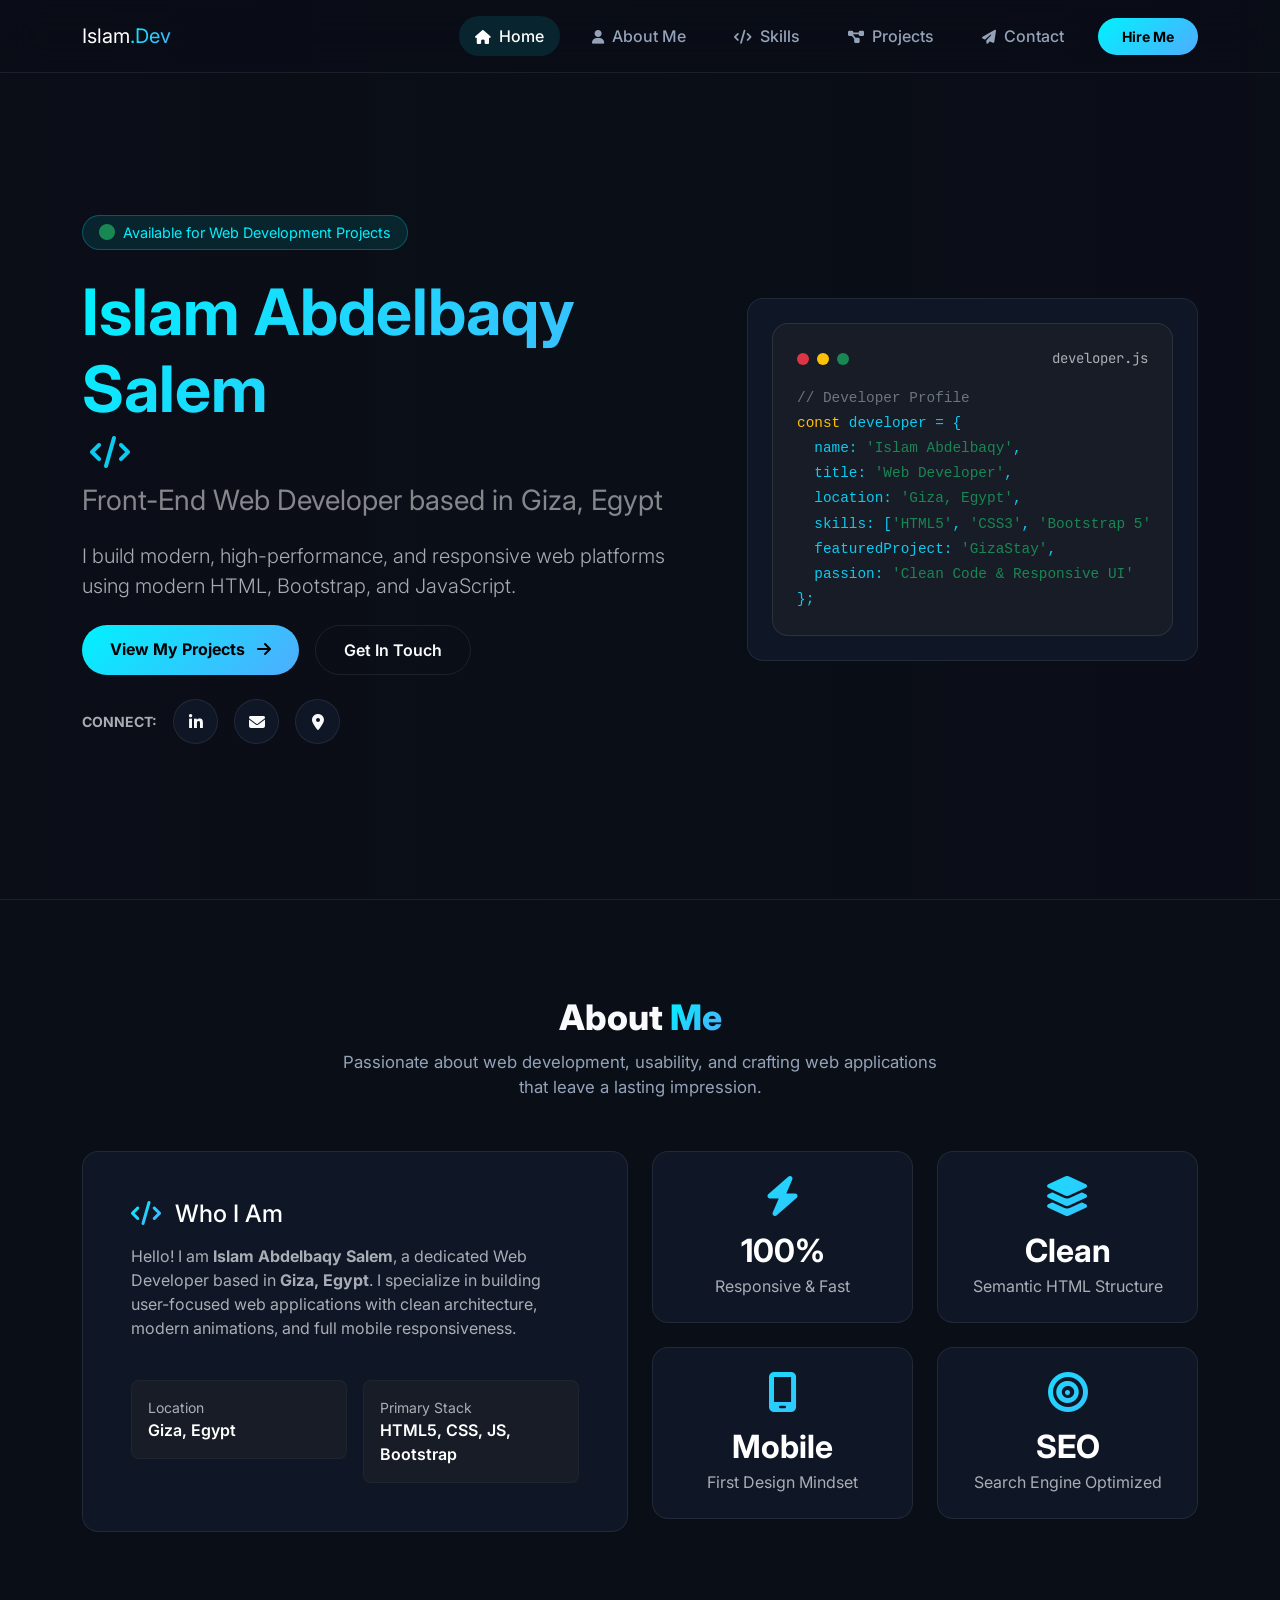
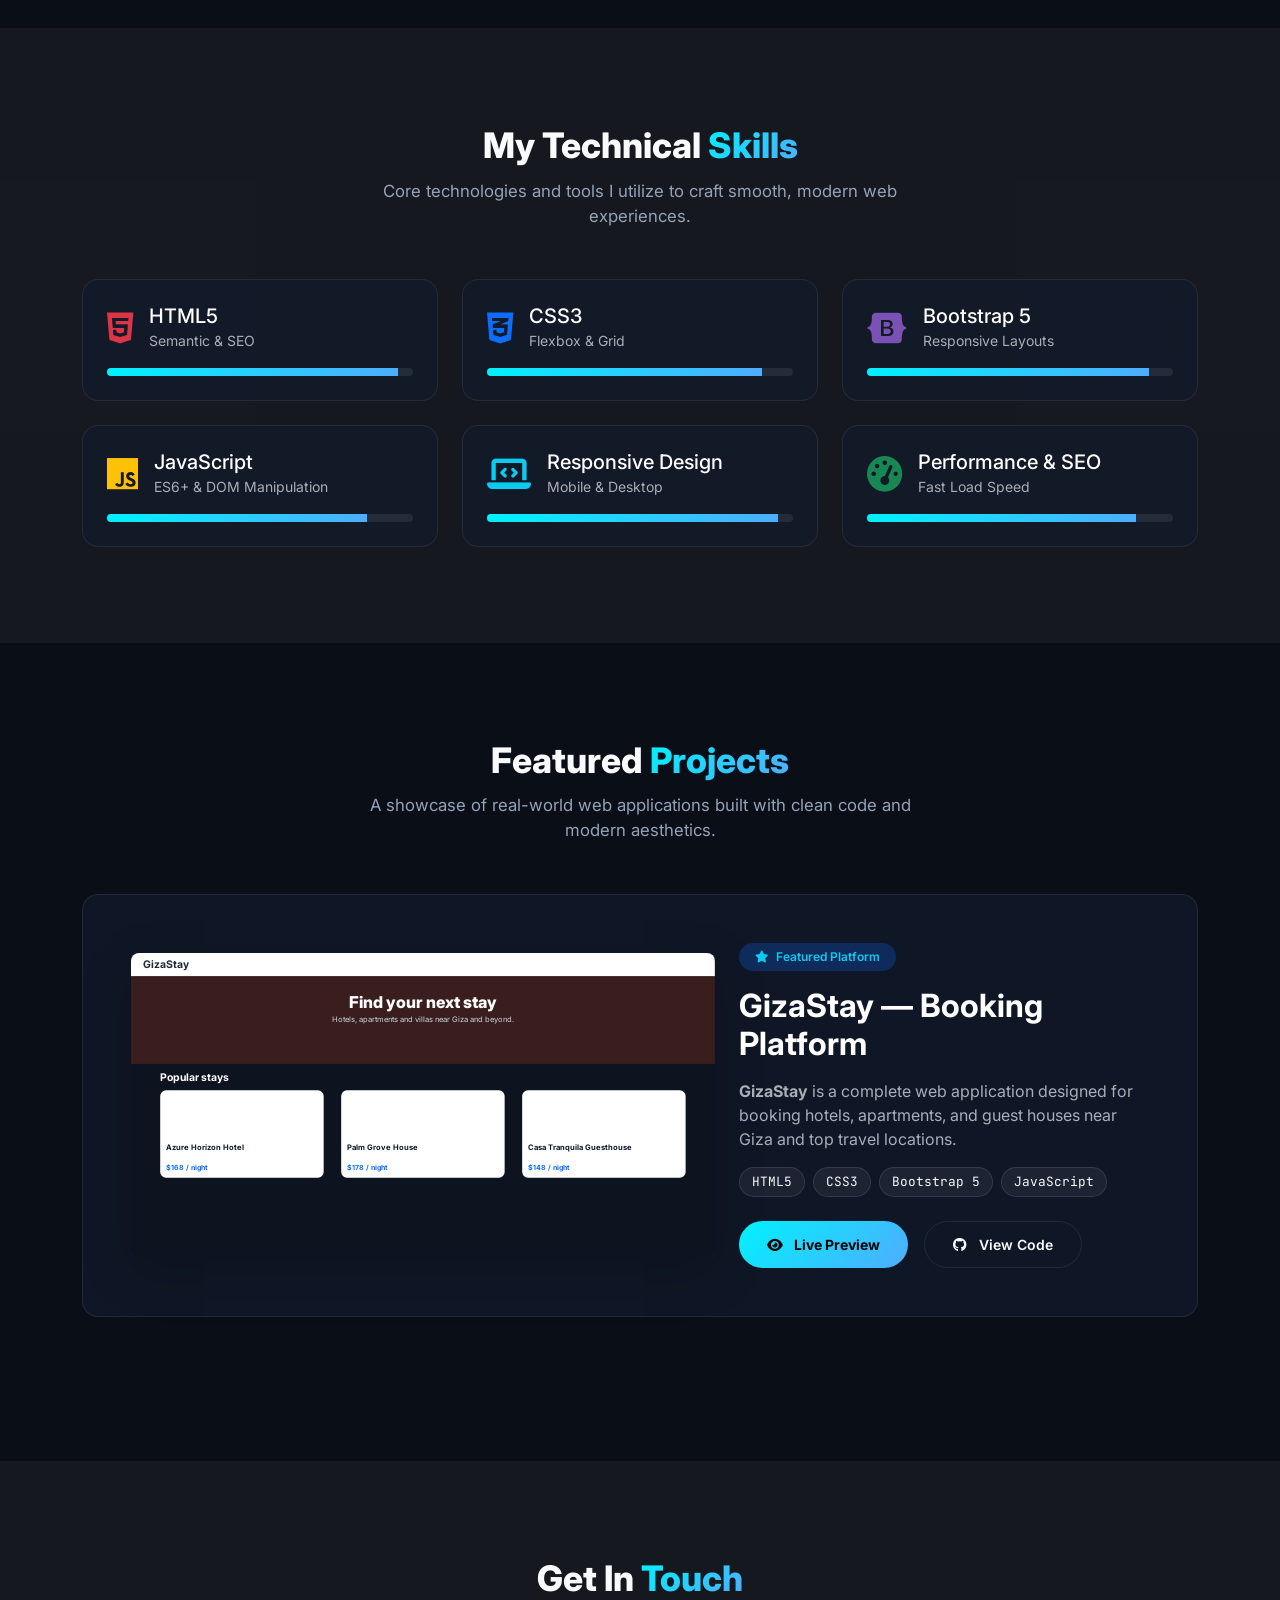
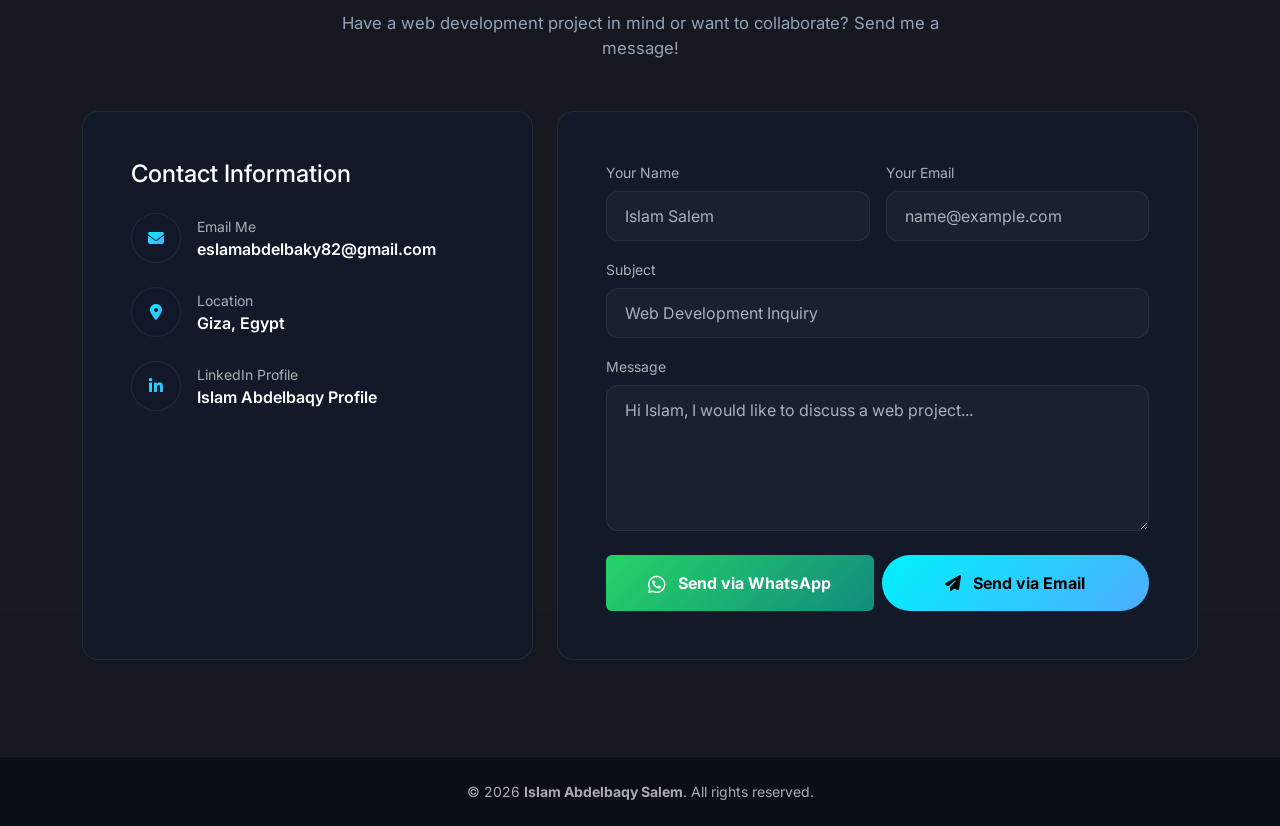
<file: index.html>
<!DOCTYPE html>
<html lang="en" data-bs-theme="dark">
<head>
    <meta charset="UTF-8">
    <meta name="viewport" content="width=device-width, initial-scale=1.0">
    <!-- SEO Meta Tags -->
    <title>Islam Abdelbaqy Salem | Web Developer Portfolio</title>
    <meta name="title" content="Islam Abdelbaqy Salem | Web Developer Portfolio">
    <meta name="description" content="Portfolio of Islam Abdelbaqy Salem, a Web Developer based in Giza, Egypt. Specializing in HTML5, CSS3, Bootstrap 5, and JavaScript to build high-performance websites.">
    <meta name="keywords" content="Islam Abdelbaqy Salem, Web Developer, Front-End Developer, Giza, HTML5, CSS3, Bootstrap 5, JavaScript, GizaStay, Egypt Developer">
    <meta name="author" content="Islam Abdelbaqy Salem">
    <meta name="robots" content="index, follow">

    <!-- Fonts -->
    <link rel="preconnect" href="https://fonts.googleapis.com">
    <link rel="preconnect" href="https://fonts.gstatic.com" crossorigin>
    <link href="https://fonts.googleapis.com/css2?family=Inter:wght@300;400;500;600;700;800&family=JetBrains+Mono:wght@400;500;700&display=swap" rel="stylesheet">

    <!-- Bootstrap 5 CSS -->
    <link href="https://cdn.jsdelivr.net/npm/bootstrap@5.3.3/dist/css/bootstrap.min.css" rel="stylesheet" integrity="sha384-QWTKZyjpPEjISv5WaRU9OFeRpok6YctnYmDr5pNlyT2bRjXh0JMhjY6hW+ALEwIH" crossorigin="anonymous">

    <!-- Font Awesome -->
    <link rel="stylesheet" href="https://cdnjs.cloudflare.com/ajax/libs/font-awesome/6.5.1/css/all.min.css" integrity="sha512-DTOQO9RWCH3ppGqcWaEA1BIZOC6xxalwEsw9c2QQeAIftl+Vegovlnee1c9QX4TctnWMn13TZye+giMm8e2LwA==" crossorigin="anonymous" referrerpolicy="no-referrer" />

    <!-- External Custom CSS -->
    <link rel="stylesheet" href="style.css">
</head>
<body>

    <!-- Header / Navbar -->
    <header>
        <nav class="navbar navbar-expand-lg fixed-top py-3">
            <div class="container">
                <a class="navbar-brand text-white d-flex align-items-center gap-2" href="#home">
                    <span>Islam<span class="text-gradient">.Dev</span></span>
                </a>
                
                <!-- Mobile Toggle Button -->
                <button class="navbar-toggler border-0 shadow-none p-2" type="button" data-bs-toggle="collapse" data-bs-target="#navbarNav" aria-controls="navbarNav" aria-expanded="false" aria-label="Toggle navigation">
                    <i class="fa-solid fa-bars text-white fs-3"></i>
                </button>

                <!-- Navigation Links -->
                <div class="collapse navbar-collapse mt-3 mt-lg-0" id="navbarNav">
                    <ul class="navbar-nav ms-auto align-items-lg-center gap-1">
                        <li class="nav-item">
                            <a class="nav-link active" href="#home"><i class="fa-solid fa-house me-1 small"></i> Home</a>
                        </li>
                        <li class="nav-item">
                            <a class="nav-link" href="#about"><i class="fa-solid fa-user me-1 small"></i> About Me</a>
                        </li>
                        <li class="nav-item">
                            <a class="nav-link" href="#skills"><i class="fa-solid fa-code me-1 small"></i> Skills</a>
                        </li>
                        <li class="nav-item">
                            <a class="nav-link" href="#projects"><i class="fa-solid fa-diagram-project me-1 small"></i> Projects</a>
                        </li>
                        <li class="nav-item">
                            <a class="nav-link" href="#contact"><i class="fa-solid fa-paper-plane me-1 small"></i> Contact</a>
                        </li>
                        <li class="nav-item ms-lg-2 mt-3 mt-lg-0">
                            <a href="#contact" class="btn btn-gradient btn-sm px-4 py-2 w-100 w-lg-auto text-center">Hire Me</a>
                        </li>
                    </ul>
                </div>
            </div>
        </nav>
    </header>

    <main>
        <!-- Home Section -->
        <section id="home" class="hero-section">
            <div class="container">
                <div class="row align-items-center gy-5">
                    <div class="col-lg-7">
                        <div class="hero-badge">
                            <i class="fa-solid fa-circle text-success fs-6"></i> Available for Web Development Projects
                        </div>
                        <h1 class="display-3 fw-bold mb-3 d-flex align-items-center flex-wrap gap-2">
                            <span class="text-gradient">Islam Abdelbaqy Salem</span>
                            <i class="fa-solid fa-code text-info fs-2 ms-2" title="Developer"></i>
                        </h1>
                        <h2 class="h3 text-white-50 mb-4 fw-normal">
                            Front-End Web Developer based in Giza, Egypt
                        </h2>
                        <p class="lead text-muted mb-4 pe-lg-5">
                            I build modern, high-performance, and responsive web platforms using modern HTML, Bootstrap, and JavaScript.
                        </p>
                        
                        <div class="d-flex flex-wrap gap-3 mb-4">
                            <a href="#projects" class="btn btn-gradient">
                                View My Projects <i class="fa-solid fa-arrow-right ms-2"></i>
                            </a>
                            <a href="#contact" class="btn btn-outline-custom">
                                Get In Touch
                            </a>
                        </div>

                        <div class="d-flex align-items-center gap-3">
                            <span class="text-muted small fw-bold text-uppercase">Connect:</span>
                            <a href="https://www.linkedin.com/in/eslam-abdelbaqy-a24535267" target="_blank" rel="noopener" class="social-btn" aria-label="LinkedIn Profile">
                                <i class="fa-brands fa-linkedin-in"></i>
                            </a>
                            <a href="mailto:eslamabdelbaky82@gmail.com" class="social-btn" aria-label="Send Email">
                                <i class="fa-solid fa-envelope"></i>
                            </a>
                            <a href="#contact" class="social-btn" aria-label="Location">
                                <i class="fa-solid fa-location-dot"></i>
                            </a>
                        </div>
                    </div>

                    <div class="col-lg-5 text-center">
                        <div class="glass-card p-4 position-relative">
                            <div class="p-4 rounded-4 bg-dark bg-opacity-50 border border-secondary border-opacity-25 text-start">
                                <div class="d-flex align-items-center gap-2 mb-3">
                                    <span class="rounded-circle bg-danger d-inline-block" style="width: 12px; height: 12px;"></span>
                                    <span class="rounded-circle bg-warning d-inline-block" style="width: 12px; height: 12px;"></span>
                                    <span class="rounded-circle bg-success d-inline-block" style="width: 12px; height: 12px;"></span>
                                    <span class="ms-auto text-muted small" style="font-family: var(--font-code)">developer.js</span>
                                </div>
                                <pre class="m-0 text-info" style="font-family: var(--font-code); font-size: 0.9rem; line-height: 1.6;"><code><span class="text-secondary">// Developer Profile</span>
<span class="text-warning">const</span> developer = {
  name: <span class="text-success">'Islam Abdelbaqy'</span>,
  title: <span class="text-success">'Web Developer'</span>,
  location: <span class="text-success">'Giza, Egypt'</span>,
  skills: [<span class="text-success">'HTML5'</span>, <span class="text-success">'CSS3'</span>, <span class="text-success">'Bootstrap 5'</span>, <span class="text-success">'JavaScript'</span>],
  featuredProject: <span class="text-success">'GizaStay'</span>,
  passion: <span class="text-success">'Clean Code & Responsive UI'</span>
};</code></pre>
                            </div>
                        </div>
                    </div>
                </div>
            </div>
        </section>

        <!-- About Me Section -->
        <section id="about" class="py-5">
            <div class="container py-5">
                <div class="text-center">
                    <h2 class="section-title">About <span class="text-gradient">Me</span></h2>
                    <p class="section-subtitle">Passionate about web development, usability, and crafting web applications that leave a lasting impression.</p>
                </div>

                <div class="row gy-4 align-items-stretch">
                    <div class="col-lg-6">
                        <div class="glass-card p-4 p-md-5 h-100 d-flex flex-column justify-content-center">
                            <h3 class="h4 text-white mb-3"><i class="fa-solid fa-code text-gradient me-2"></i> Who I Am</h3>
                            <p class="text-muted">
                                Hello! I am <strong>Islam Abdelbaqy Salem</strong>, a dedicated Web Developer based in <strong>Giza, Egypt</strong>. I specialize in building user-focused web applications with clean architecture, modern animations, and full mobile responsiveness.
                            </p>
                            <div class="row g-3 mt-2">
                                <div class="col-sm-6">
                                    <div class="p-3 rounded-3 bg-dark bg-opacity-50 border border-secondary border-opacity-10">
                                        <div class="small text-muted">Location</div>
                                        <div class="fw-semibold text-white">Giza, Egypt</div>
                                    </div>
                                </div>
                                <div class="col-sm-6">
                                    <div class="p-3 rounded-3 bg-dark bg-opacity-50 border border-secondary border-opacity-10">
                                        <div class="small text-muted">Primary Stack</div>
                                        <div class="fw-semibold text-white">HTML5, CSS, JS, Bootstrap</div>
                                    </div>
                                </div>
                            </div>
                        </div>
                    </div>

                    <div class="col-lg-6">
                        <div class="row g-4 h-100">
                            <div class="col-sm-6">
                                <div class="glass-card p-4 text-center h-100 d-flex flex-column justify-content-center">
                                    <i class="fa-solid fa-bolt text-gradient fs-1 mb-3"></i>
                                    <h4 class="h2 fw-bold text-white mb-1">100%</h4>
                                    <p class="text-muted m-0">Responsive & Fast</p>
                                </div>
                            </div>
                            <div class="col-sm-6">
                                <div class="glass-card p-4 text-center h-100 d-flex flex-column justify-content-center">
                                    <i class="fa-solid fa-layer-group text-gradient fs-1 mb-3"></i>
                                    <h4 class="h2 fw-bold text-white mb-1">Clean</h4>
                                    <p class="text-muted m-0">Semantic HTML Structure</p>
                                </div>
                            </div>
                            <div class="col-sm-6">
                                <div class="glass-card p-4 text-center h-100 d-flex flex-column justify-content-center">
                                    <i class="fa-solid fa-mobile-screen text-gradient fs-1 mb-3"></i>
                                    <h4 class="h2 fw-bold text-white mb-1">Mobile</h4>
                                    <p class="text-muted m-0">First Design Mindset</p>
                                </div>
                            </div>
                            <div class="col-sm-6">
                                <div class="glass-card p-4 text-center h-100 d-flex flex-column justify-content-center">
                                    <i class="fa-solid fa-bullseye text-gradient fs-1 mb-3"></i>
                                    <h4 class="h2 fw-bold text-white mb-1">SEO</h4>
                                    <p class="text-muted m-0">Search Engine Optimized</p>
                                </div>
                            </div>
                        </div>
                    </div>
                </div>
            </div>
        </section>

        <!-- Skills Section -->
        <section id="skills" class="py-5 bg-dark bg-opacity-50">
            <div class="container py-5">
                <div class="text-center">
                    <h2 class="section-title">My Technical <span class="text-gradient">Skills</span></h2>
                    <p class="section-subtitle">Core technologies and tools I utilize to craft smooth, modern web experiences.</p>
                </div>

                <div class="row g-4">
                    <div class="col-md-6 col-lg-4">
                        <div class="glass-card p-4 h-100">
                            <div class="d-flex align-items-center gap-3 mb-3">
                                <i class="fa-brands fa-html5 skill-icon text-danger"></i>
                                <div>
                                    <h3 class="h5 text-white m-0">HTML5</h3>
                                    <span class="small text-muted">Semantic & SEO</span>
                                </div>
                            </div>
                            <div class="progress">
                                <div class="progress-bar" role="progressbar" style="width: 95%" aria-valuenow="95" aria-valuemin="0" aria-valuemax="100"></div>
                            </div>
                        </div>
                    </div>

                    <div class="col-md-6 col-lg-4">
                        <div class="glass-card p-4 h-100">
                            <div class="d-flex align-items-center gap-3 mb-3">
                                <i class="fa-brands fa-css3-alt skill-icon text-primary"></i>
                                <div>
                                    <h3 class="h5 text-white m-0">CSS3</h3>
                                    <span class="small text-muted">Flexbox & Grid</span>
                                </div>
                            </div>
                            <div class="progress">
                                <div class="progress-bar" role="progressbar" style="width: 90%" aria-valuenow="90" aria-valuemin="0" aria-valuemax="100"></div>
                            </div>
                        </div>
                    </div>

                    <div class="col-md-6 col-lg-4">
                        <div class="glass-card p-4 h-100">
                            <div class="d-flex align-items-center gap-3 mb-3">
                                <i class="fa-brands fa-bootstrap skill-icon" style="color: #7952b3;"></i>
                                <div>
                                    <h3 class="h5 text-white m-0">Bootstrap 5</h3>
                                    <span class="small text-muted">Responsive Layouts</span>
                                </div>
                            </div>
                            <div class="progress">
                                <div class="progress-bar" role="progressbar" style="width: 92%" aria-valuenow="92" aria-valuemin="0" aria-valuemax="100"></div>
                            </div>
                        </div>
                    </div>

                    <div class="col-md-6 col-lg-4">
                        <div class="glass-card p-4 h-100">
                            <div class="d-flex align-items-center gap-3 mb-3">
                                <i class="fa-brands fa-js skill-icon text-warning"></i>
                                <div>
                                    <h3 class="h5 text-white m-0">JavaScript</h3>
                                    <span class="small text-muted">ES6+ & DOM Manipulation</span>
                                </div>
                            </div>
                            <div class="progress">
                                <div class="progress-bar" role="progressbar" style="width: 85%" aria-valuenow="85" aria-valuemin="0" aria-valuemax="100"></div>
                            </div>
                        </div>
                    </div>

                    <div class="col-md-6 col-lg-4">
                        <div class="glass-card p-4 h-100">
                            <div class="d-flex align-items-center gap-3 mb-3">
                                <i class="fa-solid fa-laptop-code skill-icon text-info"></i>
                                <div>
                                    <h3 class="h5 text-white m-0">Responsive Design</h3>
                                    <span class="small text-muted">Mobile & Desktop</span>
                                </div>
                            </div>
                            <div class="progress">
                                <div class="progress-bar" role="progressbar" style="width: 95%" aria-valuenow="95" aria-valuemin="0" aria-valuemax="100"></div>
                            </div>
                        </div>
                    </div>

                    <div class="col-md-6 col-lg-4">
                        <div class="glass-card p-4 h-100">
                            <div class="d-flex align-items-center gap-3 mb-3">
                                <i class="fa-solid fa-gauge-high skill-icon text-success"></i>
                                <div>
                                    <h3 class="h5 text-white m-0">Performance & SEO</h3>
                                    <span class="small text-muted">Fast Load Speed</span>
                                </div>
                            </div>
                            <div class="progress">
                                <div class="progress-bar" role="progressbar" style="width: 88%" aria-valuenow="88" aria-valuemin="0" aria-valuemax="100"></div>
                            </div>
                        </div>
                    </div>
                </div>
            </div>
        </section>

        <!-- Projects Section -->
        <section id="projects" class="py-5">
            <div class="container py-5">
                <div class="text-center">
                    <h2 class="section-title">Featured <span class="text-gradient">Projects</span></h2>
                    <p class="section-subtitle">A showcase of real-world web applications built with clean code and modern aesthetics.</p>
                </div>

                <!-- Featured Project: GizaStay -->
                <div class="glass-card p-4 p-lg-5 mb-5">
                    <div class="row align-items-center gy-4">
                        <div class="col-lg-7">
                            <div class="project-img-wrapper shadow-lg">
                                <svg class="w-100 h-auto rounded-3" viewBox="0 0 1000 520" fill="none" xmlns="http://www.w3.org/2000/svg" style="background: #0d131f;">
                                    <rect x="0" y="0" width="1000" height="40" fill="#ffffff"/>
                                    <text x="20" y="26" font-family="Inter, sans-serif" font-weight="bold" font-size="18" fill="#1e293b">GizaStay</text>
                                    <rect x="0" y="40" width="1000" height="150" fill="#3a1e1d"/>
                                    <text x="500" y="95" font-family="Inter, sans-serif" font-weight="800" font-size="28" fill="#ffffff" text-anchor="middle">Find your next stay</text>
                                    <text x="500" y="118" font-family="Inter, sans-serif" font-size="13" fill="#cbd5e1" text-anchor="middle">Hotels, apartments and villas near Giza and beyond.</text>
                                    <text x="50" y="220" font-family="Inter, sans-serif" font-weight="bold" font-size="18" fill="#ffffff">Popular stays</text>
                                    <rect x="50" y="235" width="280" height="150" rx="10" fill="#ffffff"/>
                                    <text x="60" y="338" font-family="Inter, sans-serif" font-weight="bold" font-size="13" fill="#0f172a">Azure Horizon Hotel</text>
                                    <text x="60" y="372" font-family="Inter, sans-serif" font-weight="bold" font-size="12" fill="#0d6efd">$168 / night</text>
                                    <rect x="360" y="235" width="280" height="150" rx="10" fill="#ffffff"/>
                                    <text x="370" y="338" font-family="Inter, sans-serif" font-weight="bold" font-size="13" fill="#0f172a">Palm Grove House</text>
                                    <text x="370" y="372" font-family="Inter, sans-serif" font-weight="bold" font-size="12" fill="#0d6efd">$178 / night</text>
                                    <rect x="670" y="235" width="280" height="150" rx="10" fill="#ffffff"/>
                                    <text x="680" y="338" font-family="Inter, sans-serif" font-weight="bold" font-size="13" fill="#0f172a">Casa Tranquila Guesthouse</text>
                                    <text x="680" y="372" font-family="Inter, sans-serif" font-weight="bold" font-size="12" fill="#0d6efd">$148 / night</text>
                                </svg>
                            </div>
                        </div>

                        <div class="col-lg-5">
                            <span class="badge bg-primary bg-opacity-25 text-info px-3 py-2 rounded-pill mb-3 fw-semibold">
                                <i class="fa-solid fa-star me-1"></i> Featured Platform
                            </span>
                            <h3 class="h2 text-white fw-bold mb-3">GizaStay — Booking Platform</h3>
                            <p class="text-muted">
                                <strong>GizaStay</strong> is a complete web application designed for booking hotels, apartments, and guest houses near Giza and top travel locations.
                            </p>
                            <div class="d-flex flex-wrap gap-2 mb-4">
                                <span class="tech-badge">HTML5</span>
                                <span class="tech-badge">CSS3</span>
                                <span class="tech-badge">Bootstrap 5</span>
                                <span class="tech-badge">JavaScript</span>
                            </div>

                            <div class="d-flex gap-3">
                                <button class="btn btn-gradient btn-sm" onclick="showProjectDemo()">
                                    <i class="fa-solid fa-eye me-2"></i> Live Preview
                                </button>
                                <button class="btn btn-outline-custom btn-sm" onclick="showCodeSnippet()">
                                    <i class="fa-brands fa-github me-2"></i> View Code
                                </button>
                            </div>
                        </div>
                    </div>
                </div>
            </div>
        </section>

        <!-- Contact Section -->
        <section id="contact" class="py-5 bg-dark bg-opacity-50">
            <div class="container py-5">
                <div class="text-center">
                    <h2 class="section-title">Get In <span class="text-gradient">Touch</span></h2>
                    <p class="section-subtitle">Have a web development project in mind or want to collaborate? Send me a message!</p>
                </div>

                <div class="row gy-4">
                    <div class="col-lg-5">
                        <div class="glass-card p-4 p-md-5 h-100">
                            <h3 class="h4 text-white mb-4">Contact Information</h3>
                            
                            <div class="d-flex align-items-center gap-3 mb-4">
                                <div class="social-btn" style="width:50px; height:50px;">
                                    <i class="fa-solid fa-envelope text-gradient"></i>
                                </div>
                                <div>
                                    <span class="small text-muted d-block">Email Me</span>
                                    <a href="mailto:eslamabdelbaky82@gmail.com" class="text-white text-decoration-none fw-semibold">eslamabdelbaky82@gmail.com</a>
                                </div>
                            </div>

                            <div class="d-flex align-items-center gap-3 mb-4">
                                <div class="social-btn" style="width:50px; height:50px;">
                                    <i class="fa-solid fa-location-dot text-gradient"></i>
                                </div>
                                <div>
                                    <span class="small text-muted d-block">Location</span>
                                    <span class="text-white fw-semibold">Giza, Egypt</span>
                                </div>
                            </div>

                            <div class="d-flex align-items-center gap-3 mb-4">
                                <div class="social-btn" style="width:50px; height:50px;">
                                    <i class="fa-brands fa-linkedin-in text-gradient"></i>
                                </div>
                                <div>
                                    <span class="small text-muted d-block">LinkedIn Profile</span>
                                    <a href="https://www.linkedin.com/in/eslam-abdelbaqy-a24535267" target="_blank" rel="noopener" class="text-white text-decoration-none fw-semibold">Islam Abdelbaqy Profile</a>
                                </div>
                            </div>
                        </div>
                    </div>

                    <div class="col-lg-7">
                        <div class="glass-card p-4 p-md-5">
                            <form id="contactForm" onsubmit="event.preventDefault();">
                                <div class="row g-3">
                                    <div class="col-md-6">
                                        <label for="name" class="form-label text-muted small">Your Name</label>
                                        <input type="text" class="form-control" id="name" placeholder="Islam Salem" required>
                                    </div>
                                    <div class="col-md-6">
                                        <label for="email" class="form-label text-muted small">Your Email</label>
                                        <input type="email" class="form-control" id="email" placeholder="name@example.com" required>
                                    </div>
                                    <div class="col-12">
                                        <label for="subject" class="form-label text-muted small">Subject</label>
                                        <input type="text" class="form-control" id="subject" placeholder="Web Development Inquiry" required>
                                    </div>
                                    <div class="col-12">
                                        <label for="message" class="form-label text-muted small">Message</label>
                                        <textarea class="form-control" id="message" rows="5" placeholder="Hi Islam, I would like to discuss a web project..." required></textarea>
                                    </div>
                                    <div class="col-12 mt-4">
                                        <div class="row g-2">
                                            <div class="col-sm-6">
                                                <button type="button" onclick="sendViaWhatsApp()" class="btn btn-success w-100 py-3 fw-bold border-0" style="background: linear-gradient(135deg, #25D366 0%, #128C7E 100%);">
                                                    <i class="fa-brands fa-whatsapp me-2 fs-5 align-middle"></i> Send via WhatsApp
                                                </button>
                                            </div>
                                            <div class="col-sm-6">
                                                <button type="button" onclick="sendViaEmail()" class="btn btn-gradient w-100 py-3">
                                                    <i class="fa-solid fa-paper-plane me-2"></i> Send via Email
                                                </button>
                                            </div>
                                        </div>
                                    </div>
                                </div>
                            </form>
                        </div>
                    </div>
                </div>
            </div>
        </section>
    </main>

    <!-- Footer -->
    <footer class="py-4">
        <div class="container text-center">
            <p class="m-0 text-muted small">
                © <span id="year"></span> <strong>Islam Abdelbaqy Salem</strong>. All rights reserved.
            </p>
        </div>
    </footer>

    <!-- Toast Notification Container -->
    <div id="toastContainer"></div>

    <!-- Bootstrap 5 JS -->
    <script src="https://cdn.jsdelivr.net/npm/bootstrap@5.3.3/dist/js/bootstrap.bundle.min.js" integrity="sha384-YvpcrYf0tY3lHB60NNkmXc5s9fDVZLESaAA55NDzOxhy9GkcIdslK1eN7N6jIeHz" crossorigin="anonymous"></script>

    <!-- External Custom JS -->
    <script src="script.js"></script>
</body>
</html>
</file>
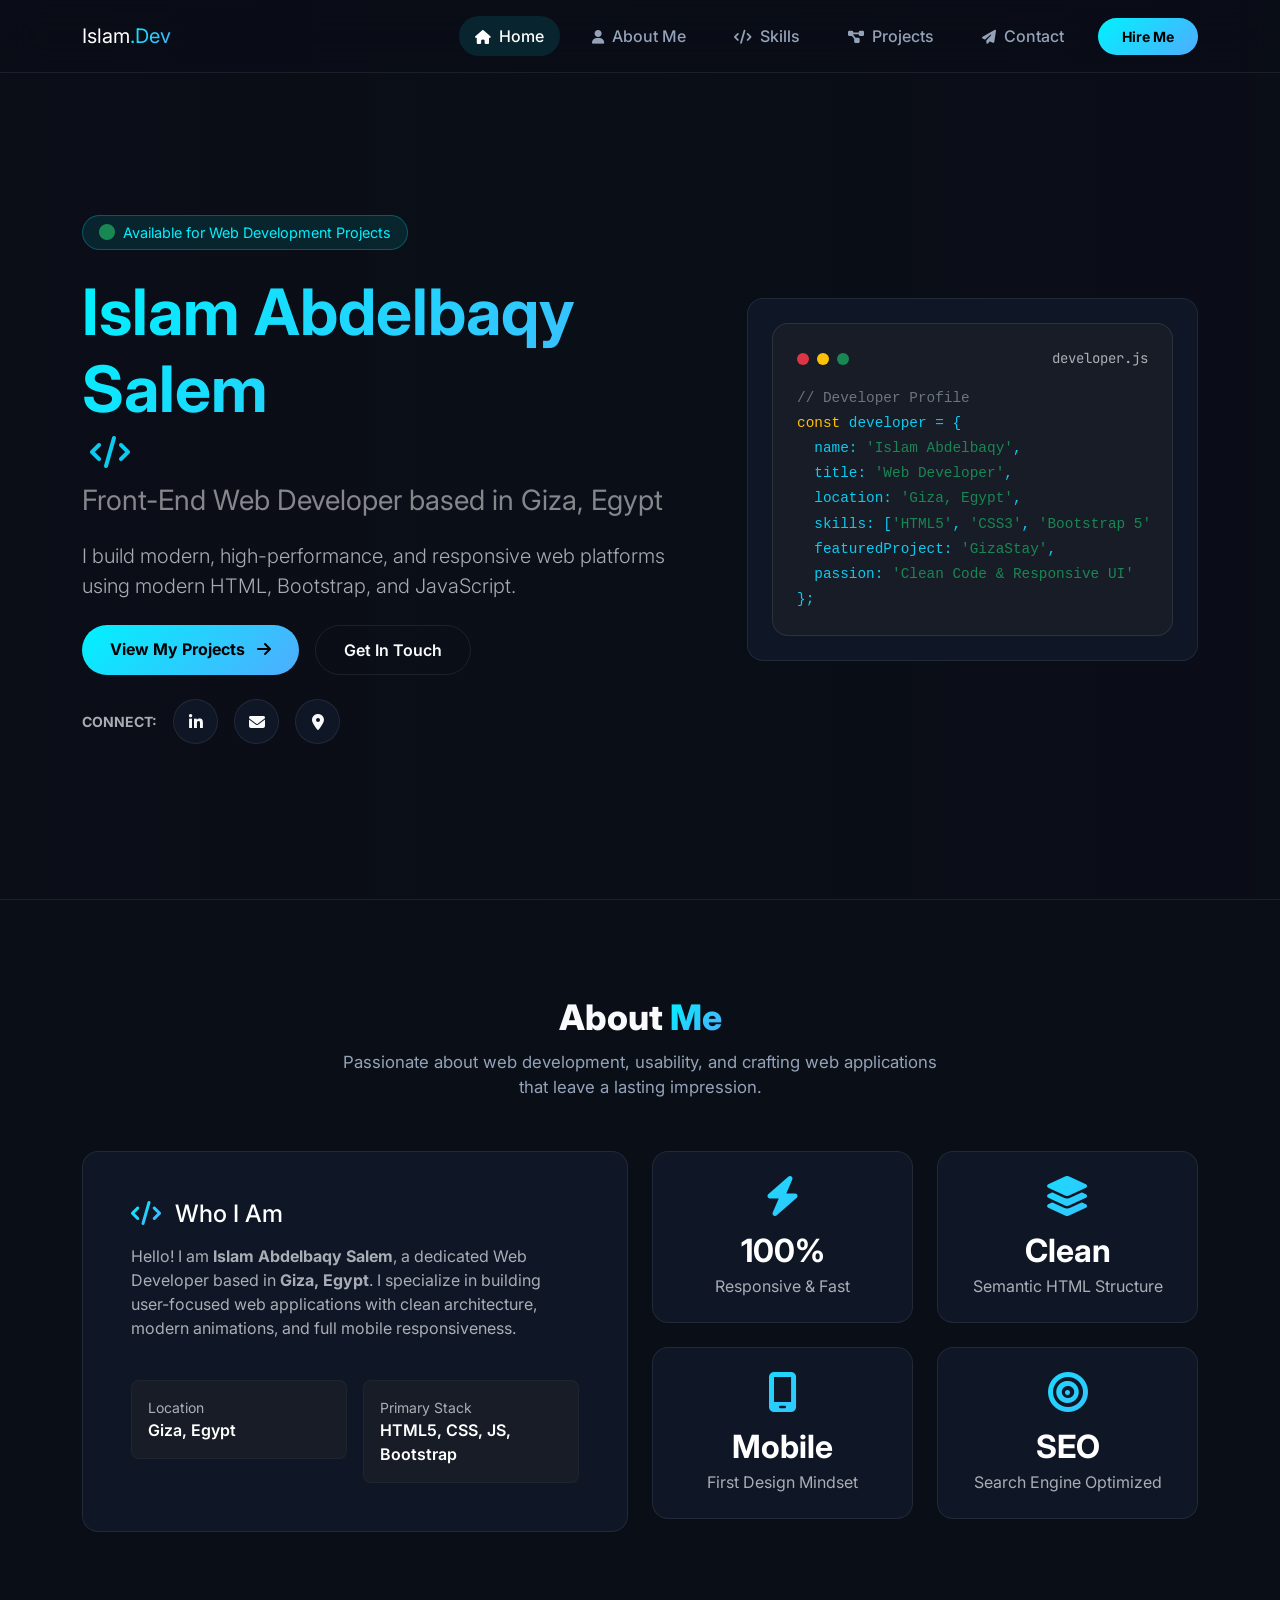
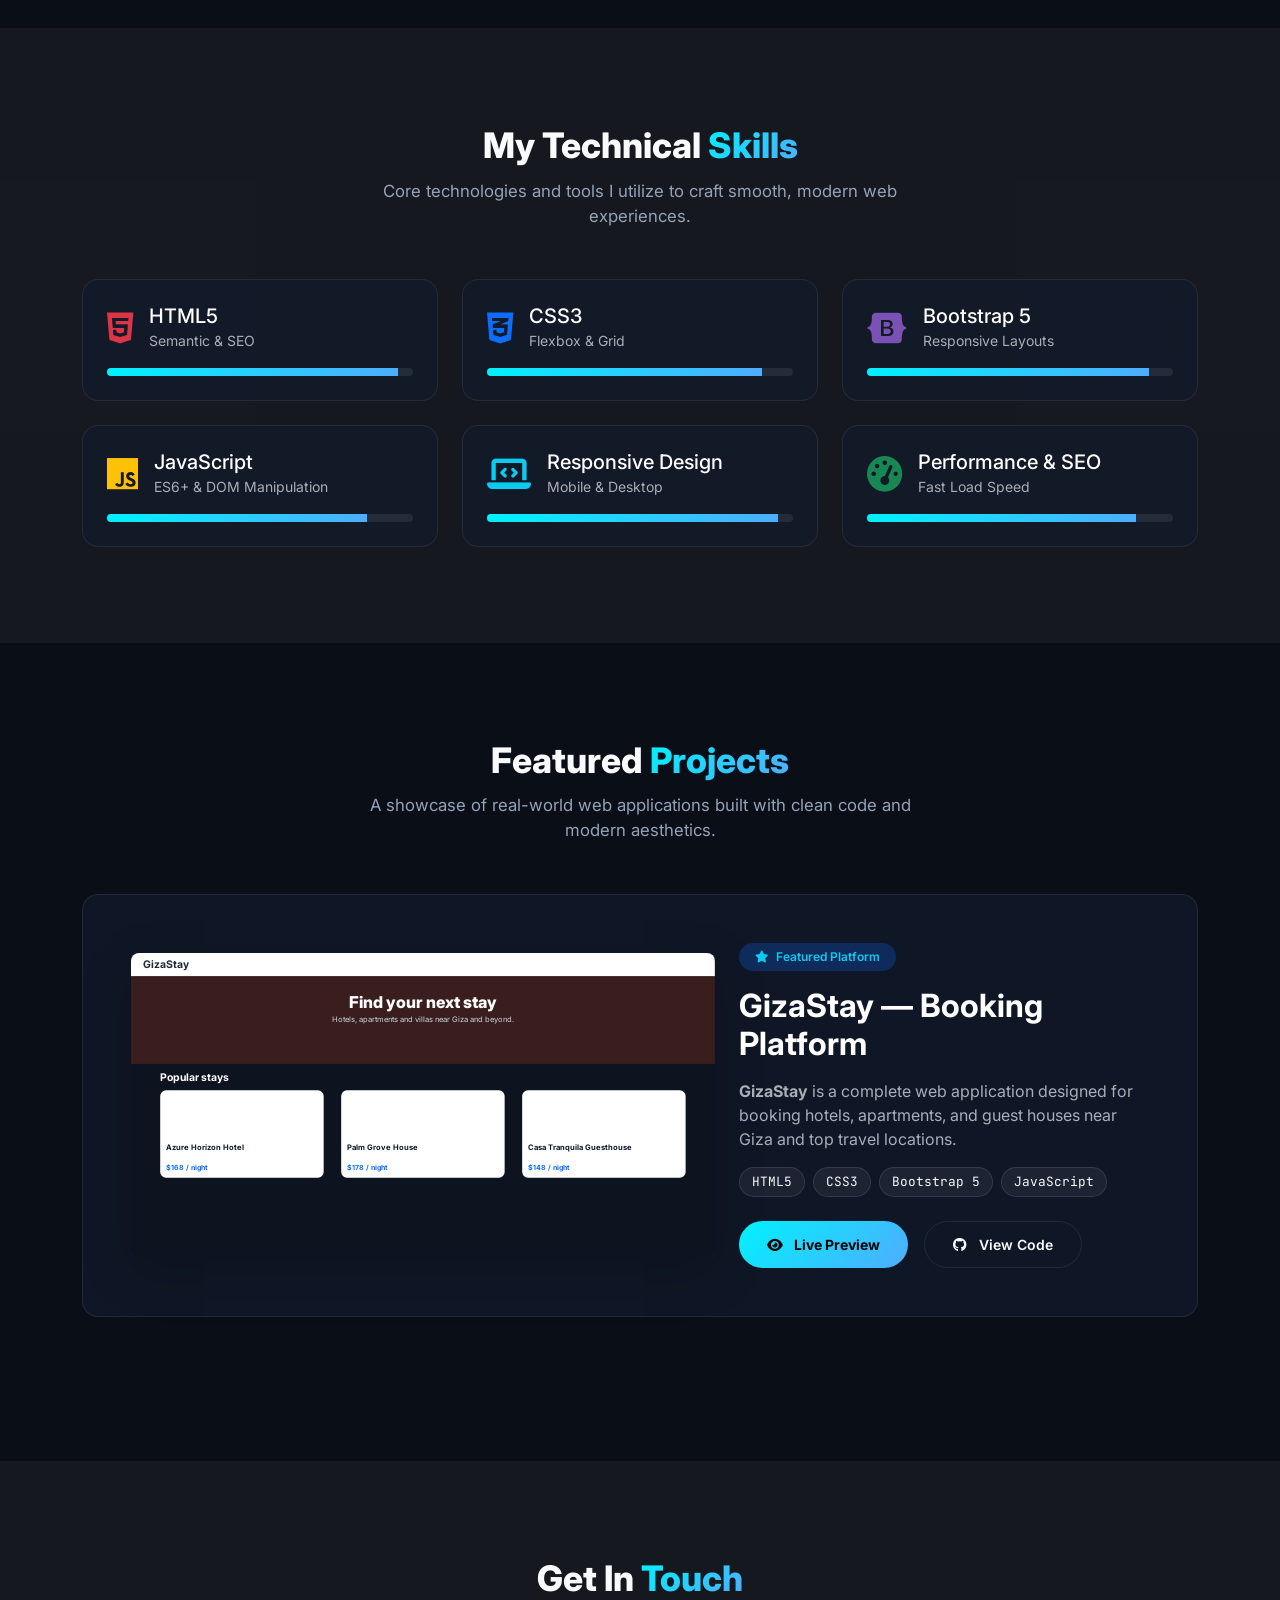
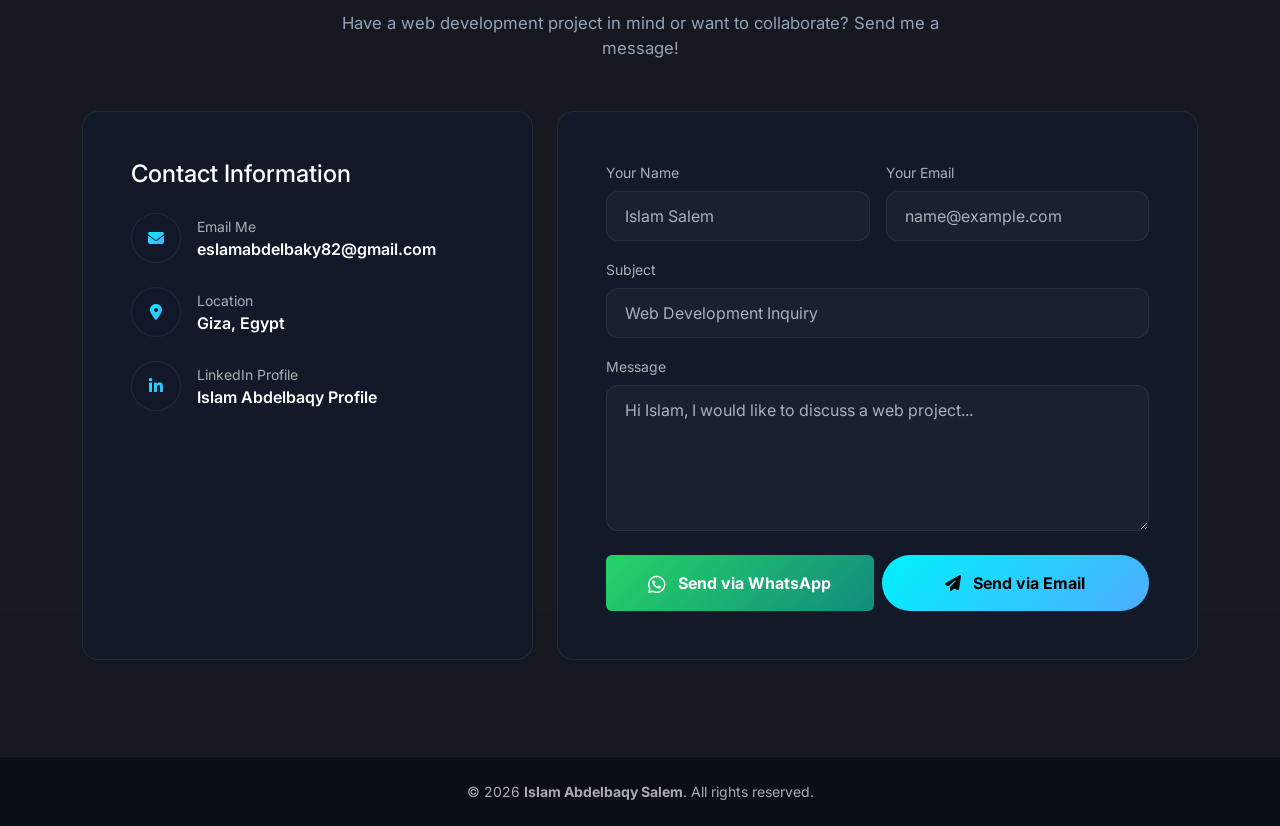
<file: index_html.html>
<!DOCTYPE html>
<html lang="en" data-bs-theme="dark">
<head>
    <meta charset="UTF-8">
    <meta name="viewport" content="width=device-width, initial-scale=1.0">
    <!-- SEO Meta Tags -->
    <title>Islam Abdelbaqy Salem | Web Developer Portfolio</title>
    <meta name="title" content="Islam Abdelbaqy Salem | Web Developer Portfolio">
    <meta name="description" content="Portfolio of Islam Abdelbaqy Salem, a Web Developer based in Giza, Egypt. Specializing in HTML5, CSS3, Bootstrap 5, and JavaScript to build high-performance websites.">
    <meta name="keywords" content="Islam Abdelbaqy Salem, Web Developer, Front-End Developer, Giza, HTML5, CSS3, Bootstrap 5, JavaScript, GizaStay, Egypt Developer">
    <meta name="author" content="Islam Abdelbaqy Salem">
    <meta name="robots" content="index, follow">

    <!-- Fonts -->
    <link rel="preconnect" href="https://fonts.googleapis.com">
    <link rel="preconnect" href="https://fonts.gstatic.com" crossorigin>
    <link href="https://fonts.googleapis.com/css2?family=Inter:wght@300;400;500;600;700;800&family=JetBrains+Mono:wght@400;500;700&display=swap" rel="stylesheet">

    <!-- Bootstrap 5 CSS -->
    <link href="https://cdn.jsdelivr.net/npm/bootstrap@5.3.3/dist/css/bootstrap.min.css" rel="stylesheet" integrity="sha384-QWTKZyjpPEjISv5WaRU9OFeRpok6YctnYmDr5pNlyT2bRjXh0JMhjY6hW+ALEwIH" crossorigin="anonymous">

    <!-- Font Awesome -->
    <link rel="stylesheet" href="https://cdnjs.cloudflare.com/ajax/libs/font-awesome/6.5.1/css/all.min.css" integrity="sha512-DTOQO9RWCH3ppGqcWaEA1BIZOC6xxalwEsw9c2QQeAIftl+Vegovlnee1c9QX4TctnWMn13TZye+giMm8e2LwA==" crossorigin="anonymous" referrerpolicy="no-referrer" />

    <!-- External Custom CSS -->
    <link rel="stylesheet" href="style.css">
</head>
<body>

    <!-- Header / Navbar -->
    <header>
        <nav class="navbar navbar-expand-lg fixed-top py-3">
            <div class="container">
                <a class="navbar-brand text-white d-flex align-items-center gap-2" href="#home">
                    <span>Islam<span class="text-gradient">.Dev</span></span>
                </a>
                
                <!-- Mobile Toggle Button -->
                <button class="navbar-toggler border-0 shadow-none p-2" type="button" data-bs-toggle="collapse" data-bs-target="#navbarNav" aria-controls="navbarNav" aria-expanded="false" aria-label="Toggle navigation">
                    <i class="fa-solid fa-bars text-white fs-3"></i>
                </button>

                <!-- Navigation Links -->
                <div class="collapse navbar-collapse mt-3 mt-lg-0" id="navbarNav">
                    <ul class="navbar-nav ms-auto align-items-lg-center gap-1">
                        <li class="nav-item">
                            <a class="nav-link active" href="#home"><i class="fa-solid fa-house me-1 small"></i> Home</a>
                        </li>
                        <li class="nav-item">
                            <a class="nav-link" href="#about"><i class="fa-solid fa-user me-1 small"></i> About Me</a>
                        </li>
                        <li class="nav-item">
                            <a class="nav-link" href="#skills"><i class="fa-solid fa-code me-1 small"></i> Skills</a>
                        </li>
                        <li class="nav-item">
                            <a class="nav-link" href="#projects"><i class="fa-solid fa-diagram-project me-1 small"></i> Projects</a>
                        </li>
                        <li class="nav-item">
                            <a class="nav-link" href="#contact"><i class="fa-solid fa-paper-plane me-1 small"></i> Contact</a>
                        </li>
                        <li class="nav-item ms-lg-2 mt-3 mt-lg-0">
                            <a href="#contact" class="btn btn-gradient btn-sm px-4 py-2 w-100 w-lg-auto text-center">Hire Me</a>
                        </li>
                    </ul>
                </div>
            </div>
        </nav>
    </header>

    <main>
        <!-- Home Section -->
        <section id="home" class="hero-section">
            <div class="container">
                <div class="row align-items-center gy-5">
                    <div class="col-lg-7">
                        <div class="hero-badge">
                            <i class="fa-solid fa-circle text-success fs-6"></i> Available for Web Development Projects
                        </div>
                        <h1 class="display-3 fw-bold mb-3 d-flex align-items-center flex-wrap gap-2">
                            <span class="text-gradient">Islam Abdelbaqy Salem</span>
                            <i class="fa-solid fa-code text-info fs-2 ms-2" title="Developer"></i>
                        </h1>
                        <h2 class="h3 text-white-50 mb-4 fw-normal">
                            Front-End Web Developer based in Giza, Egypt
                        </h2>
                        <p class="lead text-muted mb-4 pe-lg-5">
                            I build modern, high-performance, and responsive web platforms using modern HTML, Bootstrap, and JavaScript.
                        </p>
                        
                        <div class="d-flex flex-wrap gap-3 mb-4">
                            <a href="#projects" class="btn btn-gradient">
                                View My Projects <i class="fa-solid fa-arrow-right ms-2"></i>
                            </a>
                            <a href="#contact" class="btn btn-outline-custom">
                                Get In Touch
                            </a>
                        </div>

                        <div class="d-flex align-items-center gap-3">
                            <span class="text-muted small fw-bold text-uppercase">Connect:</span>
                            <a href="https://www.linkedin.com/in/eslam-abdelbaqy-a24535267" target="_blank" rel="noopener" class="social-btn" aria-label="LinkedIn Profile">
                                <i class="fa-brands fa-linkedin-in"></i>
                            </a>
                            <a href="mailto:eslamabdelbaky82@gmail.com" class="social-btn" aria-label="Send Email">
                                <i class="fa-solid fa-envelope"></i>
                            </a>
                            <a href="#contact" class="social-btn" aria-label="Location">
                                <i class="fa-solid fa-location-dot"></i>
                            </a>
                        </div>
                    </div>

                    <div class="col-lg-5 text-center">
                        <div class="glass-card p-4 position-relative">
                            <div class="p-4 rounded-4 bg-dark bg-opacity-50 border border-secondary border-opacity-25 text-start">
                                <div class="d-flex align-items-center gap-2 mb-3">
                                    <span class="rounded-circle bg-danger d-inline-block" style="width: 12px; height: 12px;"></span>
                                    <span class="rounded-circle bg-warning d-inline-block" style="width: 12px; height: 12px;"></span>
                                    <span class="rounded-circle bg-success d-inline-block" style="width: 12px; height: 12px;"></span>
                                    <span class="ms-auto text-muted small" style="font-family: var(--font-code)">developer.js</span>
                                </div>
                                <pre class="m-0 text-info" style="font-family: var(--font-code); font-size: 0.9rem; line-height: 1.6;"><code><span class="text-secondary">// Developer Profile</span>
<span class="text-warning">const</span> developer = {
  name: <span class="text-success">'Islam Abdelbaqy'</span>,
  title: <span class="text-success">'Web Developer'</span>,
  location: <span class="text-success">'Giza, Egypt'</span>,
  skills: [<span class="text-success">'HTML5'</span>, <span class="text-success">'CSS3'</span>, <span class="text-success">'Bootstrap 5'</span>, <span class="text-success">'JavaScript'</span>],
  featuredProject: <span class="text-success">'GizaStay'</span>,
  passion: <span class="text-success">'Clean Code & Responsive UI'</span>
};</code></pre>
                            </div>
                        </div>
                    </div>
                </div>
            </div>
        </section>

        <!-- About Me Section -->
        <section id="about" class="py-5">
            <div class="container py-5">
                <div class="text-center">
                    <h2 class="section-title">About <span class="text-gradient">Me</span></h2>
                    <p class="section-subtitle">Passionate about web development, usability, and crafting web applications that leave a lasting impression.</p>
                </div>

                <div class="row gy-4 align-items-stretch">
                    <div class="col-lg-6">
                        <div class="glass-card p-4 p-md-5 h-100 d-flex flex-column justify-content-center">
                            <h3 class="h4 text-white mb-3"><i class="fa-solid fa-code text-gradient me-2"></i> Who I Am</h3>
                            <p class="text-muted">
                                Hello! I am <strong>Islam Abdelbaqy Salem</strong>, a dedicated Web Developer based in <strong>Giza, Egypt</strong>. I specialize in building user-focused web applications with clean architecture, modern animations, and full mobile responsiveness.
                            </p>
                            <div class="row g-3 mt-2">
                                <div class="col-sm-6">
                                    <div class="p-3 rounded-3 bg-dark bg-opacity-50 border border-secondary border-opacity-10">
                                        <div class="small text-muted">Location</div>
                                        <div class="fw-semibold text-white">Giza, Egypt</div>
                                    </div>
                                </div>
                                <div class="col-sm-6">
                                    <div class="p-3 rounded-3 bg-dark bg-opacity-50 border border-secondary border-opacity-10">
                                        <div class="small text-muted">Primary Stack</div>
                                        <div class="fw-semibold text-white">HTML5, CSS, JS, Bootstrap</div>
                                    </div>
                                </div>
                            </div>
                        </div>
                    </div>

                    <div class="col-lg-6">
                        <div class="row g-4 h-100">
                            <div class="col-sm-6">
                                <div class="glass-card p-4 text-center h-100 d-flex flex-column justify-content-center">
                                    <i class="fa-solid fa-bolt text-gradient fs-1 mb-3"></i>
                                    <h4 class="h2 fw-bold text-white mb-1">100%</h4>
                                    <p class="text-muted m-0">Responsive & Fast</p>
                                </div>
                            </div>
                            <div class="col-sm-6">
                                <div class="glass-card p-4 text-center h-100 d-flex flex-column justify-content-center">
                                    <i class="fa-solid fa-layer-group text-gradient fs-1 mb-3"></i>
                                    <h4 class="h2 fw-bold text-white mb-1">Clean</h4>
                                    <p class="text-muted m-0">Semantic HTML Structure</p>
                                </div>
                            </div>
                            <div class="col-sm-6">
                                <div class="glass-card p-4 text-center h-100 d-flex flex-column justify-content-center">
                                    <i class="fa-solid fa-mobile-screen text-gradient fs-1 mb-3"></i>
                                    <h4 class="h2 fw-bold text-white mb-1">Mobile</h4>
                                    <p class="text-muted m-0">First Design Mindset</p>
                                </div>
                            </div>
                            <div class="col-sm-6">
                                <div class="glass-card p-4 text-center h-100 d-flex flex-column justify-content-center">
                                    <i class="fa-solid fa-bullseye text-gradient fs-1 mb-3"></i>
                                    <h4 class="h2 fw-bold text-white mb-1">SEO</h4>
                                    <p class="text-muted m-0">Search Engine Optimized</p>
                                </div>
                            </div>
                        </div>
                    </div>
                </div>
            </div>
        </section>

        <!-- Skills Section -->
        <section id="skills" class="py-5 bg-dark bg-opacity-50">
            <div class="container py-5">
                <div class="text-center">
                    <h2 class="section-title">My Technical <span class="text-gradient">Skills</span></h2>
                    <p class="section-subtitle">Core technologies and tools I utilize to craft smooth, modern web experiences.</p>
                </div>

                <div class="row g-4">
                    <div class="col-md-6 col-lg-4">
                        <div class="glass-card p-4 h-100">
                            <div class="d-flex align-items-center gap-3 mb-3">
                                <i class="fa-brands fa-html5 skill-icon text-danger"></i>
                                <div>
                                    <h3 class="h5 text-white m-0">HTML5</h3>
                                    <span class="small text-muted">Semantic & SEO</span>
                                </div>
                            </div>
                            <div class="progress">
                                <div class="progress-bar" role="progressbar" style="width: 95%" aria-valuenow="95" aria-valuemin="0" aria-valuemax="100"></div>
                            </div>
                        </div>
                    </div>

                    <div class="col-md-6 col-lg-4">
                        <div class="glass-card p-4 h-100">
                            <div class="d-flex align-items-center gap-3 mb-3">
                                <i class="fa-brands fa-css3-alt skill-icon text-primary"></i>
                                <div>
                                    <h3 class="h5 text-white m-0">CSS3</h3>
                                    <span class="small text-muted">Flexbox & Grid</span>
                                </div>
                            </div>
                            <div class="progress">
                                <div class="progress-bar" role="progressbar" style="width: 90%" aria-valuenow="90" aria-valuemin="0" aria-valuemax="100"></div>
                            </div>
                        </div>
                    </div>

                    <div class="col-md-6 col-lg-4">
                        <div class="glass-card p-4 h-100">
                            <div class="d-flex align-items-center gap-3 mb-3">
                                <i class="fa-brands fa-bootstrap skill-icon" style="color: #7952b3;"></i>
                                <div>
                                    <h3 class="h5 text-white m-0">Bootstrap 5</h3>
                                    <span class="small text-muted">Responsive Layouts</span>
                                </div>
                            </div>
                            <div class="progress">
                                <div class="progress-bar" role="progressbar" style="width: 92%" aria-valuenow="92" aria-valuemin="0" aria-valuemax="100"></div>
                            </div>
                        </div>
                    </div>

                    <div class="col-md-6 col-lg-4">
                        <div class="glass-card p-4 h-100">
                            <div class="d-flex align-items-center gap-3 mb-3">
                                <i class="fa-brands fa-js skill-icon text-warning"></i>
                                <div>
                                    <h3 class="h5 text-white m-0">JavaScript</h3>
                                    <span class="small text-muted">ES6+ & DOM Manipulation</span>
                                </div>
                            </div>
                            <div class="progress">
                                <div class="progress-bar" role="progressbar" style="width: 85%" aria-valuenow="85" aria-valuemin="0" aria-valuemax="100"></div>
                            </div>
                        </div>
                    </div>

                    <div class="col-md-6 col-lg-4">
                        <div class="glass-card p-4 h-100">
                            <div class="d-flex align-items-center gap-3 mb-3">
                                <i class="fa-solid fa-laptop-code skill-icon text-info"></i>
                                <div>
                                    <h3 class="h5 text-white m-0">Responsive Design</h3>
                                    <span class="small text-muted">Mobile & Desktop</span>
                                </div>
                            </div>
                            <div class="progress">
                                <div class="progress-bar" role="progressbar" style="width: 95%" aria-valuenow="95" aria-valuemin="0" aria-valuemax="100"></div>
                            </div>
                        </div>
                    </div>

                    <div class="col-md-6 col-lg-4">
                        <div class="glass-card p-4 h-100">
                            <div class="d-flex align-items-center gap-3 mb-3">
                                <i class="fa-solid fa-gauge-high skill-icon text-success"></i>
                                <div>
                                    <h3 class="h5 text-white m-0">Performance & SEO</h3>
                                    <span class="small text-muted">Fast Load Speed</span>
                                </div>
                            </div>
                            <div class="progress">
                                <div class="progress-bar" role="progressbar" style="width: 88%" aria-valuenow="88" aria-valuemin="0" aria-valuemax="100"></div>
                            </div>
                        </div>
                    </div>
                </div>
            </div>
        </section>

        <!-- Projects Section -->
        <section id="projects" class="py-5">
            <div class="container py-5">
                <div class="text-center">
                    <h2 class="section-title">Featured <span class="text-gradient">Projects</span></h2>
                    <p class="section-subtitle">A showcase of real-world web applications built with clean code and modern aesthetics.</p>
                </div>

                <!-- Featured Project: GizaStay -->
                <div class="glass-card p-4 p-lg-5 mb-5">
                    <div class="row align-items-center gy-4">
                        <div class="col-lg-7">
                            <div class="project-img-wrapper shadow-lg">
                                <svg class="w-100 h-auto rounded-3" viewBox="0 0 1000 520" fill="none" xmlns="http://www.w3.org/2000/svg" style="background: #0d131f;">
                                    <rect x="0" y="0" width="1000" height="40" fill="#ffffff"/>
                                    <text x="20" y="26" font-family="Inter, sans-serif" font-weight="bold" font-size="18" fill="#1e293b">GizaStay</text>
                                    <rect x="0" y="40" width="1000" height="150" fill="#3a1e1d"/>
                                    <text x="500" y="95" font-family="Inter, sans-serif" font-weight="800" font-size="28" fill="#ffffff" text-anchor="middle">Find your next stay</text>
                                    <text x="500" y="118" font-family="Inter, sans-serif" font-size="13" fill="#cbd5e1" text-anchor="middle">Hotels, apartments and villas near Giza and beyond.</text>
                                    <text x="50" y="220" font-family="Inter, sans-serif" font-weight="bold" font-size="18" fill="#ffffff">Popular stays</text>
                                    <rect x="50" y="235" width="280" height="150" rx="10" fill="#ffffff"/>
                                    <text x="60" y="338" font-family="Inter, sans-serif" font-weight="bold" font-size="13" fill="#0f172a">Azure Horizon Hotel</text>
                                    <text x="60" y="372" font-family="Inter, sans-serif" font-weight="bold" font-size="12" fill="#0d6efd">$168 / night</text>
                                    <rect x="360" y="235" width="280" height="150" rx="10" fill="#ffffff"/>
                                    <text x="370" y="338" font-family="Inter, sans-serif" font-weight="bold" font-size="13" fill="#0f172a">Palm Grove House</text>
                                    <text x="370" y="372" font-family="Inter, sans-serif" font-weight="bold" font-size="12" fill="#0d6efd">$178 / night</text>
                                    <rect x="670" y="235" width="280" height="150" rx="10" fill="#ffffff"/>
                                    <text x="680" y="338" font-family="Inter, sans-serif" font-weight="bold" font-size="13" fill="#0f172a">Casa Tranquila Guesthouse</text>
                                    <text x="680" y="372" font-family="Inter, sans-serif" font-weight="bold" font-size="12" fill="#0d6efd">$148 / night</text>
                                </svg>
                            </div>
                        </div>

                        <div class="col-lg-5">
                            <span class="badge bg-primary bg-opacity-25 text-info px-3 py-2 rounded-pill mb-3 fw-semibold">
                                <i class="fa-solid fa-star me-1"></i> Featured Platform
                            </span>
                            <h3 class="h2 text-white fw-bold mb-3">GizaStay — Booking Platform</h3>
                            <p class="text-muted">
                                <strong>GizaStay</strong> is a complete web application designed for booking hotels, apartments, and guest houses near Giza and top travel locations.
                            </p>
                            <div class="d-flex flex-wrap gap-2 mb-4">
                                <span class="tech-badge">HTML5</span>
                                <span class="tech-badge">CSS3</span>
                                <span class="tech-badge">Bootstrap 5</span>
                                <span class="tech-badge">JavaScript</span>
                            </div>

                            <div class="d-flex gap-3">
                                <button class="btn btn-gradient btn-sm" onclick="showProjectDemo()">
                                    <i class="fa-solid fa-eye me-2"></i> Live Preview
                                </button>
                                <button class="btn btn-outline-custom btn-sm" onclick="showCodeSnippet()">
                                    <i class="fa-brands fa-github me-2"></i> View Code
                                </button>
                            </div>
                        </div>
                    </div>
                </div>
            </div>
        </section>

        <!-- Contact Section -->
        <section id="contact" class="py-5 bg-dark bg-opacity-50">
            <div class="container py-5">
                <div class="text-center">
                    <h2 class="section-title">Get In <span class="text-gradient">Touch</span></h2>
                    <p class="section-subtitle">Have a web development project in mind or want to collaborate? Send me a message!</p>
                </div>

                <div class="row gy-4">
                    <div class="col-lg-5">
                        <div class="glass-card p-4 p-md-5 h-100">
                            <h3 class="h4 text-white mb-4">Contact Information</h3>
                            
                            <div class="d-flex align-items-center gap-3 mb-4">
                                <div class="social-btn" style="width:50px; height:50px;">
                                    <i class="fa-solid fa-envelope text-gradient"></i>
                                </div>
                                <div>
                                    <span class="small text-muted d-block">Email Me</span>
                                    <a href="mailto:eslamabdelbaky82@gmail.com" class="text-white text-decoration-none fw-semibold">eslamabdelbaky82@gmail.com</a>
                                </div>
                            </div>

                            <div class="d-flex align-items-center gap-3 mb-4">
                                <div class="social-btn" style="width:50px; height:50px;">
                                    <i class="fa-solid fa-location-dot text-gradient"></i>
                                </div>
                                <div>
                                    <span class="small text-muted d-block">Location</span>
                                    <span class="text-white fw-semibold">Giza, Egypt</span>
                                </div>
                            </div>

                            <div class="d-flex align-items-center gap-3 mb-4">
                                <div class="social-btn" style="width:50px; height:50px;">
                                    <i class="fa-brands fa-linkedin-in text-gradient"></i>
                                </div>
                                <div>
                                    <span class="small text-muted d-block">LinkedIn Profile</span>
                                    <a href="https://www.linkedin.com/in/eslam-abdelbaqy-a24535267" target="_blank" rel="noopener" class="text-white text-decoration-none fw-semibold">Islam Abdelbaqy Profile</a>
                                </div>
                            </div>
                        </div>
                    </div>

                    <div class="col-lg-7">
                        <div class="glass-card p-4 p-md-5">
                            <form id="contactForm" onsubmit="event.preventDefault();">
                                <div class="row g-3">
                                    <div class="col-md-6">
                                        <label for="name" class="form-label text-muted small">Your Name</label>
                                        <input type="text" class="form-control" id="name" placeholder="Islam Salem" required>
                                    </div>
                                    <div class="col-md-6">
                                        <label for="email" class="form-label text-muted small">Your Email</label>
                                        <input type="email" class="form-control" id="email" placeholder="name@example.com" required>
                                    </div>
                                    <div class="col-12">
                                        <label for="subject" class="form-label text-muted small">Subject</label>
                                        <input type="text" class="form-control" id="subject" placeholder="Web Development Inquiry" required>
                                    </div>
                                    <div class="col-12">
                                        <label for="message" class="form-label text-muted small">Message</label>
                                        <textarea class="form-control" id="message" rows="5" placeholder="Hi Islam, I would like to discuss a web project..." required></textarea>
                                    </div>
                                    <div class="col-12 mt-4">
                                        <div class="row g-2">
                                            <div class="col-sm-6">
                                                <button type="button" onclick="sendViaWhatsApp()" class="btn btn-success w-100 py-3 fw-bold border-0" style="background: linear-gradient(135deg, #25D366 0%, #128C7E 100%);">
                                                    <i class="fa-brands fa-whatsapp me-2 fs-5 align-middle"></i> Send via WhatsApp
                                                </button>
                                            </div>
                                            <div class="col-sm-6">
                                                <button type="button" onclick="sendViaEmail()" class="btn btn-gradient w-100 py-3">
                                                    <i class="fa-solid fa-paper-plane me-2"></i> Send via Email
                                                </button>
                                            </div>
                                        </div>
                                    </div>
                                </div>
                            </form>
                        </div>
                    </div>
                </div>
            </div>
        </section>
    </main>

    <!-- Footer -->
    <footer class="py-4">
        <div class="container text-center">
            <p class="m-0 text-muted small">
                © <span id="year"></span> <strong>Islam Abdelbaqy Salem</strong>. All rights reserved.
            </p>
        </div>
    </footer>

    <!-- Toast Notification Container -->
    <div id="toastContainer"></div>

    <!-- Bootstrap 5 JS -->
    <script src="https://cdn.jsdelivr.net/npm/bootstrap@5.3.3/dist/js/bootstrap.bundle.min.js" integrity="sha384-YvpcrYf0tY3lHB60NNkmXc5s9fDVZLESaAA55NDzOxhy9GkcIdslK1eN7N6jIeHz" crossorigin="anonymous"></script>

    <!-- External Custom JS -->
    <script src="script.js"></script>
</body>
</html>
</file>
<file: style.css>
:root {
    --bg-dark: #0a0e17;
    --bg-card: rgba(18, 26, 43, 0.75);
    --border-card: rgba(255, 255, 255, 0.08);
    --accent-cyan: #00f2fe;
    --accent-blue: #4facfe;
    --accent-gradient: linear-gradient(135deg, #00f2fe 0%, #4facfe 100%);
    --text-muted: #94a3b8;
    --text-light: #f8fafc;
    --font-main: 'Inter', sans-serif;
    --font-code: 'JetBrains Mono', monospace;
}

body {
    font-family: var(--font-main);
    background-color: var(--bg-dark);
    color: var(--text-light);
    overflow-x: hidden;
    scroll-behavior: smooth;
}

.text-gradient {
    background: var(--accent-gradient);
    -webkit-background-clip: text;
    -webkit-text-fill-color: transparent;
}

.glass-card {
    background: var(--bg-card);
    backdrop-filter: blur(16px);
    -webkit-backdrop-filter: blur(16px);
    border: 1px solid var(--border-card);
    border-radius: 16px;
    transition: all 0.3s ease;
}

.glass-card:hover {
    border-color: rgba(0, 242, 254, 0.3);
    transform: translateY(-5px);
}

.navbar {
    background: rgba(10, 14, 23, 0.85) !important;
    backdrop-filter: blur(20px);
    border-bottom: 1px solid var(--border-card);
}

.nav-link {
    color: var(--text-muted) !important;
    font-weight: 500;
    margin: 0 6px;
    padding: 8px 16px !important;
    border-radius: 20px;
}

.nav-link:hover, .nav-link.active {
    color: #ffffff !important;
    background: rgba(0, 242, 254, 0.1);
}

.hero-section {
    min-height: 100vh;
    padding-top: 120px;
    padding-bottom: 60px;
    display: flex;
    align-items: center;
    background: linear-gradient(to right, rgba(10, 14, 23, 0.92), rgba(10, 14, 23, 0.82)),
    url('https://images.unsplash.com/photo-1555066931-4365d14bab8c?auto=format&fit=crop&w=1920&q=80') center/cover no-repeat;
    border-bottom: 1px solid var(--border-card);
}

.hero-badge {
    display: inline-flex;
    align-items: center;
    gap: 8px;
    padding: 6px 16px;
    background: rgba(0, 242, 254, 0.1);
    border: 1px solid rgba(0, 242, 254, 0.25);
    border-radius: 30px;
    color: var(--accent-cyan);
    font-size: 0.9rem;
    margin-bottom: 24px;
}

.btn-gradient {
    background: var(--accent-gradient);
    color: #000;
    font-weight: 700;
    border: none;
    padding: 12px 28px;
    border-radius: 30px;
    transition: all 0.3s ease;
}

.btn-gradient:hover {
    color: #000;
    transform: translateY(-2px);
}

.btn-outline-custom {
    background: transparent;
    color: var(--text-light);
    border: 1px solid var(--border-card);
    padding: 12px 28px;
    border-radius: 30px;
    font-weight: 600;
}

.social-btn {
    width: 45px;
    height: 45px;
    border-radius: 50%;
    display: inline-flex;
    align-items: center;
    justify-content: center;
    background: var(--bg-card);
    border: 1px solid var(--border-card);
    color: var(--text-light);
    text-decoration: none;
}

.section-title {
    font-weight: 800;
    font-size: 2.2rem;
    margin-bottom: 12px;
}

.section-subtitle {
    color: var(--text-muted);
    font-size: 1.05rem;
    max-width: 600px;
    margin: 0 auto 50px auto;
}

.skill-icon {
    font-size: 2.2rem;
}

.progress {
    height: 8px;
    background-color: rgba(255, 255, 255, 0.08);
    border-radius: 10px;
}

.progress-bar {
    background: var(--accent-gradient);
}

.tech-badge {
    background: rgba(255, 255, 255, 0.06);
    border: 1px solid rgba(255, 255, 255, 0.1);
    color: var(--text-light);
    font-family: var(--font-code);
    font-size: 0.8rem;
    padding: 4px 12px;
    border-radius: 20px;
}

.form-control {
    background: rgba(255, 255, 255, 0.03);
    border: 1px solid var(--border-card);
    color: #fff;
    padding: 12px 18px;
    border-radius: 12px;
}

.form-control:focus {
    background: rgba(255, 255, 255, 0.05);
    border-color: var(--accent-cyan);
    color: #fff;
}

footer {
    border-top: 1px solid var(--border-card);
    background: rgba(10, 14, 23, 0.95);
}

#toastContainer {
    position: fixed;
    bottom: 20px;
    right: 20px;
    z-index: 1100;
}
</file>
